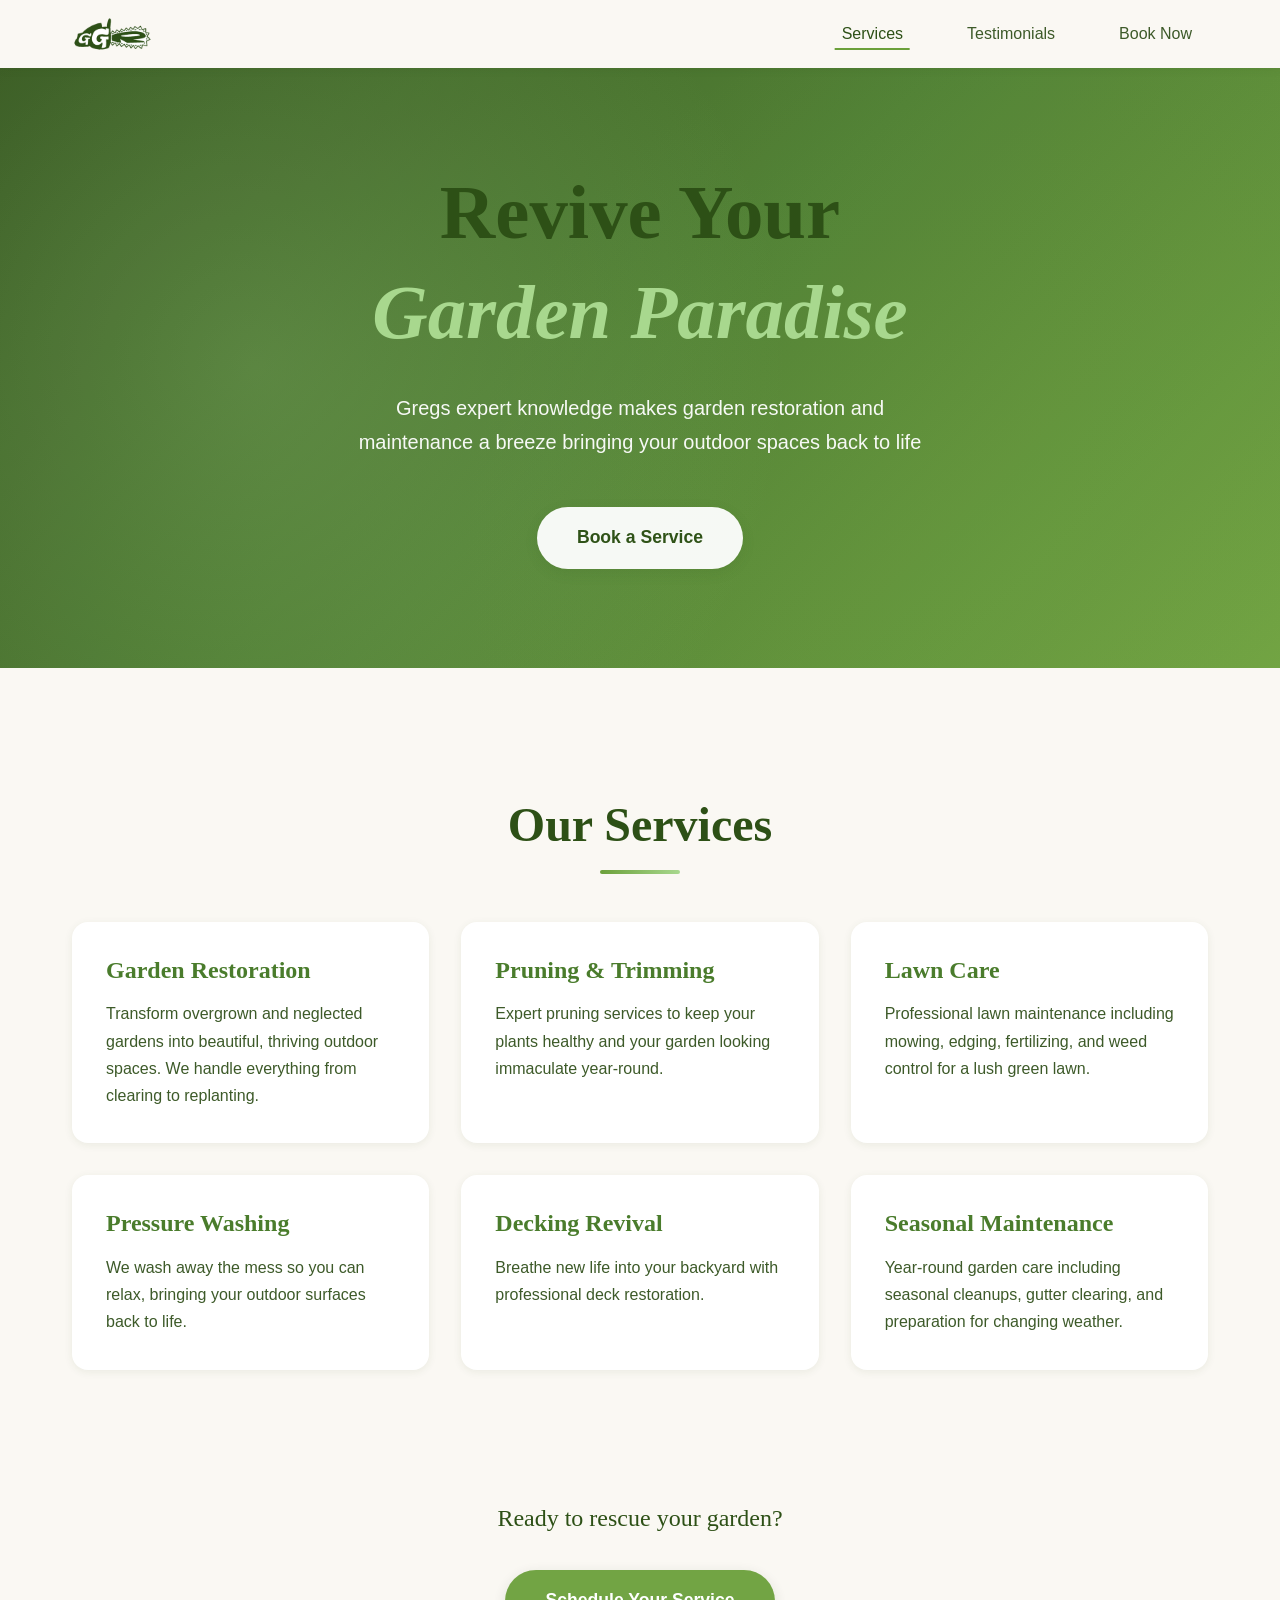
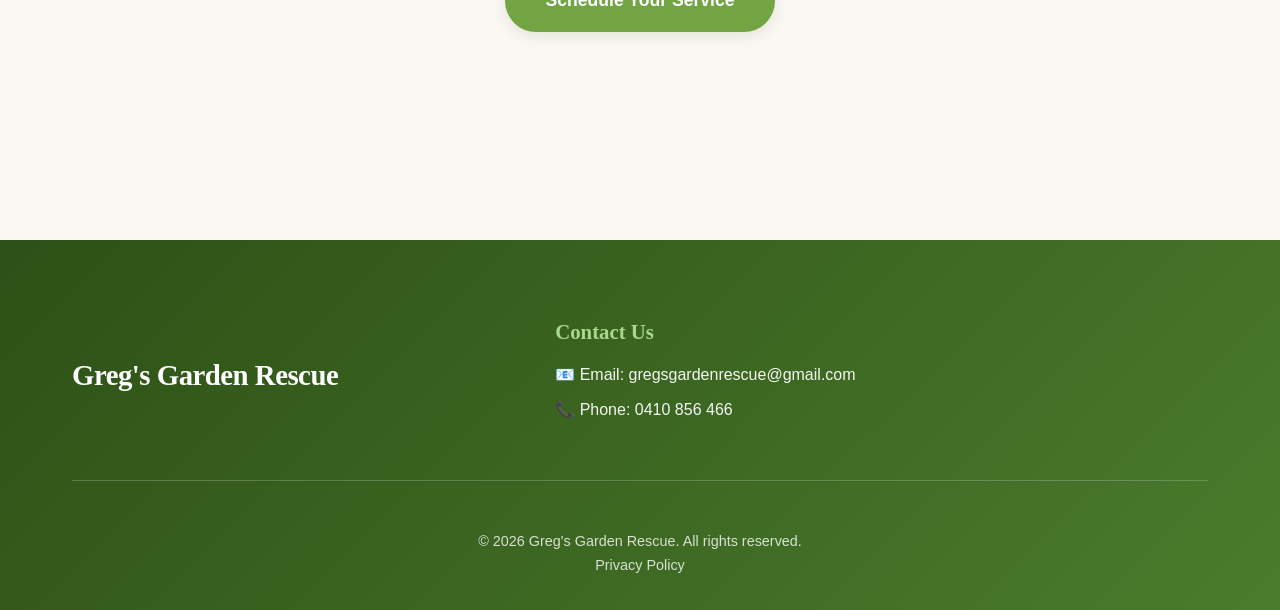
<file: index.html>
<!DOCTYPE html>
<html lang="en">
<head>
    <meta charset="UTF-8">
    <meta name="viewport" content="width=device-width, initial-scale=1.0">
    <meta name="description" content="Greg's Garden Rescue offers garden restoration and maintenance to help bring outdoor spaces back to life. Explore our services or request a booking.">
    <title>Greg's Garden Rescue - Professional Garden Services</title>
    <link rel="stylesheet" href="styles.css">
    <link rel="icon" type="image/x-icon" href="Resources/Images/favicon.ico">
    <link rel="icon" type="image/png" sizes="16x16" href="Resources/Images/favicon-16x16.png">
    <link rel="icon" type="image/png" sizes="32x32" href="Resources/Images/favicon-32x32.png">
    <link rel="apple-touch-icon" sizes="180x180" href="Resources/Images/apple-touch-icon.png">
    <link rel="manifest" href="Resources/Images/site.webmanifest">
</head>
<body class="services-page">
    <!-- Navigation -->
    <nav class="navbar">
        <div class="container">
            <div class="nav-brand">
                <img src="Resources/Images/ggr-logo-green-h100.png" alt="Greg's Garden Rescue logo" class="brand-logo">
            </div>
            <ul class="nav-links">
                <li><a href="index.html" class="active">Services</a></li>
                <li><a href="testimonials.html">Testimonials</a></li>
                <li><a href="booking.html">Book Now</a></li>
            </ul>
        </div>
    </nav>

    <!-- Hero Section -->
    <header class="hero">
        <div class="hero-background"></div>
        <div class="container hero-content">
            <h1 class="hero-title">
                <span class="title-line">Revive Your</span>
                <span class="title-line title-accent">Garden Paradise</span>
            </h1>
            <p class="hero-subtitle">Gregs expert knowledge makes garden restoration and maintenance a breeze bringing your outdoor spaces back to life</p>
            <a href="booking.html" class="cta-button">Book a Service</a>
        </div>
    </header>

    <!-- Services Section -->
    <section class="services-section">
        <div class="container">
            <h2 class="section-title">Our Services</h2>
            <div class="services-grid">
                <!-- Service Card 1 -->
                <div class="service-card">
                    <h3 class="service-title">Garden Restoration</h3>
                    <p class="service-description">Transform overgrown and neglected gardens into beautiful, thriving outdoor spaces. We handle everything from clearing to replanting.</p>
                </div>

                <!-- Service Card 2 -->
                <div class="service-card">
                    <h3 class="service-title">Pruning & Trimming</h3>
                    <p class="service-description">Expert pruning services to keep your plants healthy and your garden looking immaculate year-round.</p>
                </div>

                <!-- Service Card 3 -->
                <div class="service-card">
                    <h3 class="service-title">Lawn Care</h3>
                    <p class="service-description">Professional lawn maintenance including mowing, edging, fertilizing, and weed control for a lush green lawn.</p>
                </div>

                <!-- Service Card 4 -->
                <div class="service-card">
                    <h3 class="service-title">Pressure Washing</h3>
                    <p class="service-description">We wash away the mess so you can relax, bringing your outdoor surfaces back to life.</p>
                </div>

                <!-- Service Card 5 -->
                <div class="service-card">
                    <h3 class="service-title">Decking Revival</h3>
                    <p class="service-description">Breathe new life into your backyard with professional deck restoration.</p>
                </div>

                <!-- Service Card 6 -->
                <div class="service-card">
                    <h3 class="service-title">Seasonal Maintenance</h3>
                    <p class="service-description">Year-round garden care including seasonal cleanups, gutter clearing, and preparation for changing weather.</p>
                </div>
            </div>

            <div class="cta-section">
                <p class="cta-text">Ready to rescue your garden?</p>
                <a href="booking.html" class="cta-button secondary">Schedule Your Service</a>
            </div>
        </div>
    </section>

    <!-- Footer -->
    <footer class="footer">
        <div class="container">
            <div class="footer-content">
                <div class="footer-brand">
                    <span class="brand-text">Greg's Garden Rescue</span>
                </div>
                <div class="footer-contact">
                    <h3 class="footer-title">Contact Us</h3>
                    <p class="contact-item">📧 Email: <a href="mailto:gregsgardenrescue@gmail.com">gregsgardenrescue@gmail.com</a></p>                    
                    <p class="contact-item">📞 Phone: <a>0410 856 466</a></p>
                </div>
            </div>
            <div class="footer-bottom">
                <p>&copy; 2026 Greg's Garden Rescue. All rights reserved.</p>
                <p><a href="privacy-policy.html">Privacy Policy</a></p>
            </div>
        </div>
    </footer>
    <script src="script.js"></script>
</body>
</html>
</file>
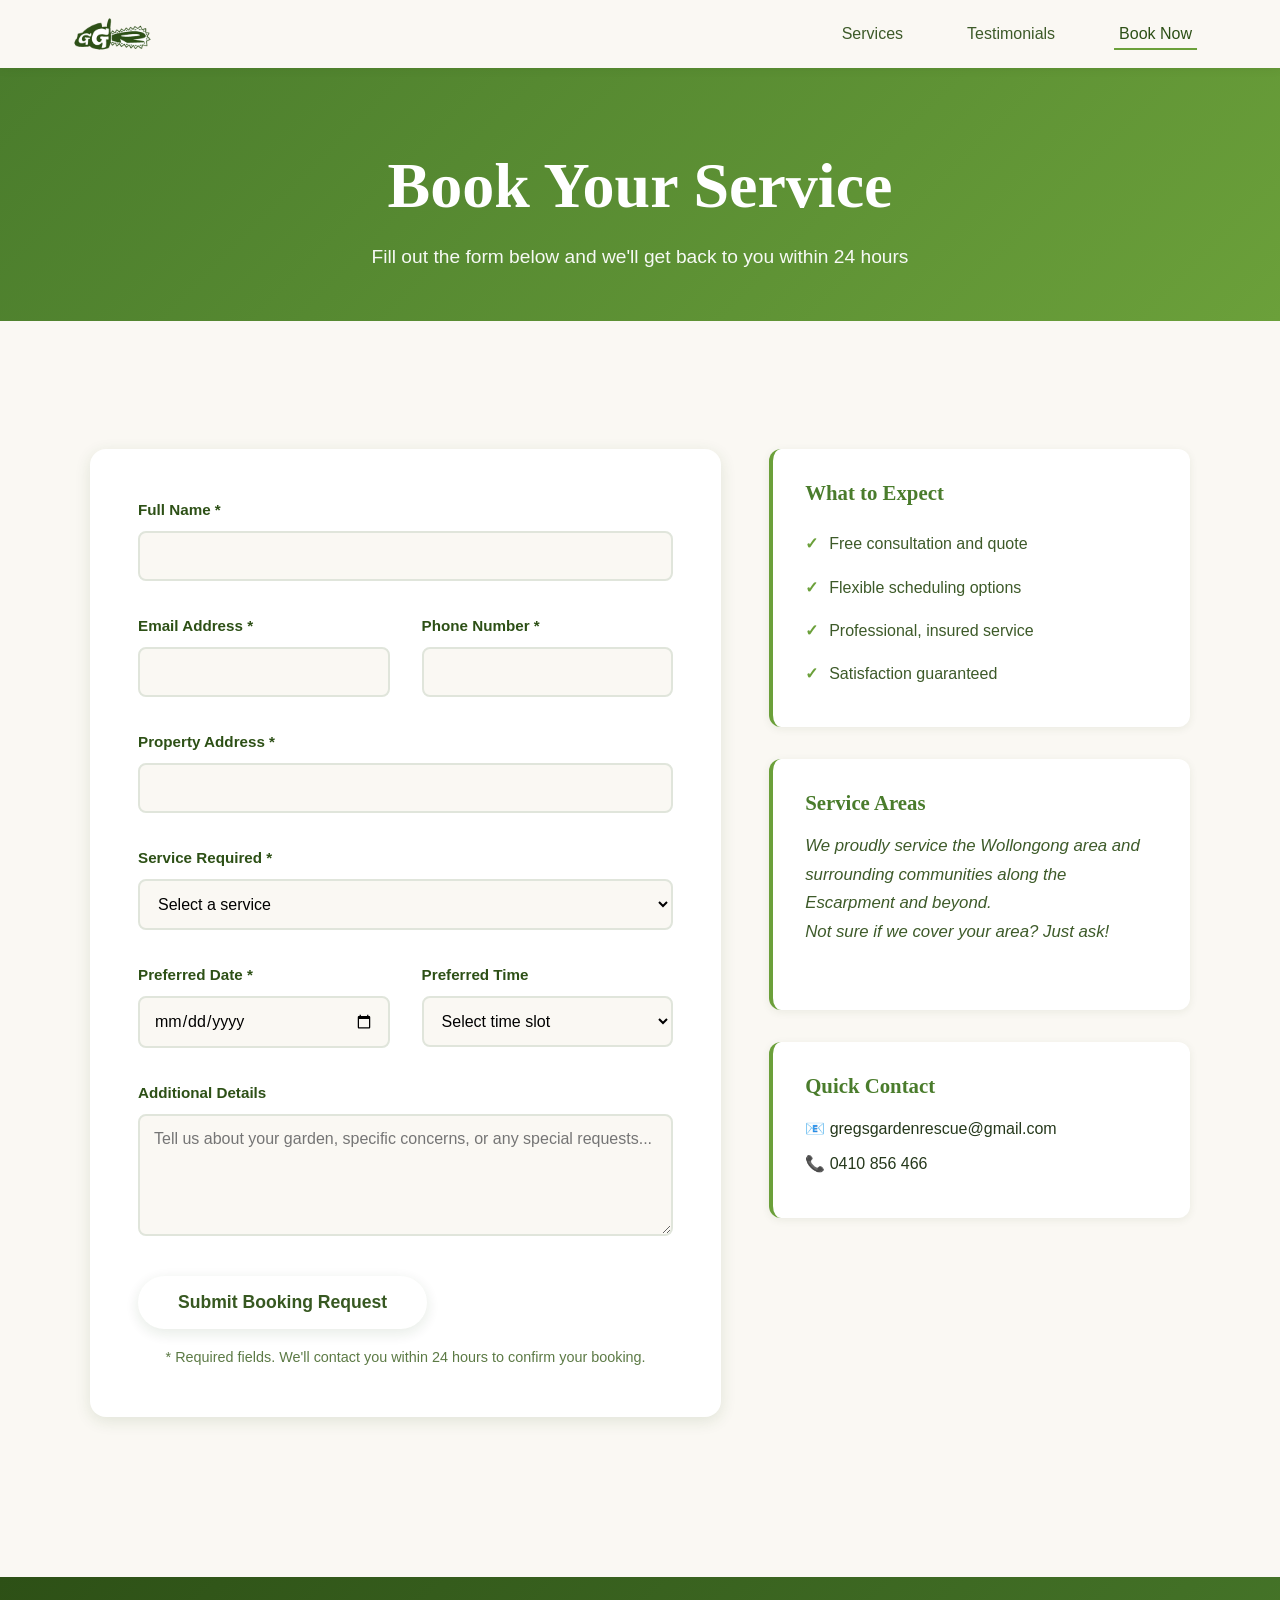
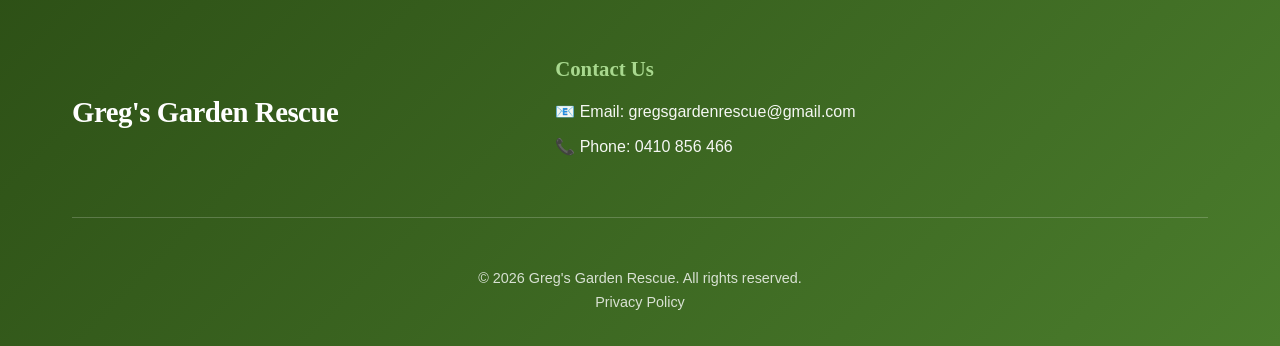
<file: booking.html>
<!DOCTYPE html>
<html lang="en">
<head>
    <meta charset="UTF-8">
    <meta name="viewport" content="width=device-width, initial-scale=1.0">
    <title>Book a Service - Greg's Garden Rescue</title>
    <meta name="description" content="Request a garden service from Greg's Garden Rescue. Submit a booking enquiry and we'll get back to you within 24 hours.">
    <link rel="stylesheet" href="styles.css">
    <link rel="icon" type="image/x-icon" href="Resources/Images/favicon.ico">
    <link rel="icon" type="image/png" sizes="16x16" href="Resources/Images/favicon-16x16.png">
    <link rel="icon" type="image/png" sizes="32x32" href="Resources/Images/favicon-32x32.png">
    <link rel="apple-touch-icon" sizes="180x180" href="Resources/Images/apple-touch-icon.png">
    <link rel="manifest" href="Resources/Images/site.webmanifest">
</head>
<body class="booking-page">
    <!-- Navigation -->
    <nav class="navbar">
        <div class="container">
            <div class="nav-brand">
                <img src="Resources/Images/ggr-logo-green-h100.png" alt="Greg's Garden Rescue logo" class="brand-logo">
            </div>
            <ul class="nav-links">
                <li><a href="index.html">Services</a></li>
                <li><a href="testimonials.html">Testimonials</a></li>
                <li><a href="booking.html" class="active">Book Now</a></li>
            </ul>
        </div>
    </nav>

    <!-- Page Header -->
    <header class="page-header">
        <div class="container">
            <h1 class="page-title">Book Your Service</h1>
            <p class="page-subtitle">Fill out the form below and we'll get back to you within 24 hours</p>
        </div>
    </header>

    <!-- Booking Form Section -->
    <section class="booking-section">
        <div class="container">
            <div class="form-container">
                <form action="https://formsubmit.co/gregsgardenrescue@example.com" method="POST" class="booking-form"> <!--THIS NEEDS TO BE UPDATED-->
                    <div class="form-group">
                        <label for="name">Full Name *</label>
                        <input type="text" id="name" name="name" required>
                    </div>

                    <!-- Hidden fields for FormSubmit configuration -->
                    <input type="hidden" name="_subject" value="New Booking Request - Greg's Garden Rescue">
                    <input type="hidden" name="_captcha" value="false">
                    <input type="hidden" name="_template" value="table">

                    <div class="form-row">
                        <div class="form-group">
                            <label for="email">Email Address *</label>
                            <input type="email" id="email" name="email" required>
                        </div>

                        <div class="form-group">
                            <label for="phone">Phone Number *</label>
                            <input type="tel" id="phone" name="phone" required>
                        </div>
                    </div>

                    <div class="form-group">
                        <label for="address">Property Address *</label>
                        <input type="text" id="address" name="address" required>
                    </div>

                    <div class="form-group">
                        <label for="service">Service Required *</label>
                        <select id="service" name="service" required>
                            <option value="">Select a service</option>
                            <option value="garden-restoration">Garden Restoration</option>
                            <option value="pruning-trimming">Pruning & Trimming</option>
                            <option value="lawn-care">Lawn Care</option>
                            <option value="pressure-washing">Pressure Washing</option>
                            <option value="decking">Decking Revival</option>
                            <option value="seasonal-maintenance">Seasonal Maintenance</option>
                            <option value="other">Other / Multiple Services</option>
                        </select>
                    </div>

                    <div class="form-row">
                        <div class="form-group">
                            <label for="date">Preferred Date *</label>
                            <input type="date" id="date" name="date" required>
                        </div>

                        <div class="form-group">
                            <label for="time">Preferred Time</label>
                            <select id="time" name="time">
                                <option value="">Select time slot</option>
                                <option value="morning">Morning (8am - 12pm)</option>
                                <option value="afternoon">Afternoon (12pm - 4pm)</option>
                                <option value="flexible">Flexible</option>
                            </select>
                        </div>
                    </div>

                    <div class="form-group">
                        <label for="message">Additional Details</label>
                        <textarea id="message" name="message" rows="5" placeholder="Tell us about your garden, specific concerns, or any special requests..."></textarea>
                    </div>

                    <button type="submit" class="cta-button">Submit Booking Request</button>
                    
                    <p class="form-note">* Required fields. We'll contact you within 24 hours to confirm your booking.</p>
                </form>

                <div class="booking-info">
                    <div class="info-card">
                        <h3 class="info-title">What to Expect</h3>
                        <ul class="info-list">
                            <li>Free consultation and quote</li>
                            <li>Flexible scheduling options</li>
                            <li>Professional, insured service</li>
                            <li>Satisfaction guaranteed</li>
                        </ul>
                    </div>

                    <div class="info-card">
                        <h3 class="info-title">Service Areas</h3>
                        <p class="testimonial-text">We proudly service the Wollongong area and surrounding communities along the Escarpment and beyond. <br/>Not sure if we cover your area? Just ask!</p>
                    </div>

                    <div class="info-card">
                        <h3 class="info-title">Quick Contact</h3>
                        <p class="contact-item">📧 <a href="mailto:gregsgardenrescue@gmail.com">gregsgardenrescue@gmail.com</a></p>
                        <p class="contact-item">📞 <a href="tel:+61410856466">0410 856 466</a></p>
                    </div>
                </div>
            </div>
        </div>
    </section>

    <!-- Footer -->
    <footer class="footer">
        <div class="container">
            <div class="footer-content">
                <div class="footer-brand">
                    <span class="brand-text">Greg's Garden Rescue</span>
                </div>
                <div class="footer-contact">
                    <h3 class="footer-title">Contact Us</h3>
                    <p class="contact-item">📧 Email: <a href="mailto:gregsgardenrescue@gmail.com">gregsgardenrescue@gmail.com</a></p>
                    <p class="contact-item">📞 Phone: <a>0410 856 466</a></p>
                </div>
            </div>
            <div class="footer-bottom">
                <p>&copy; 2026 Greg's Garden Rescue. All rights reserved.</p>
                <p><a href="privacy-policy.html">Privacy Policy</a></p>
            </div>
        </div>
    </footer>
    <script src="script.js"></script>
</body>
</html>
</file>
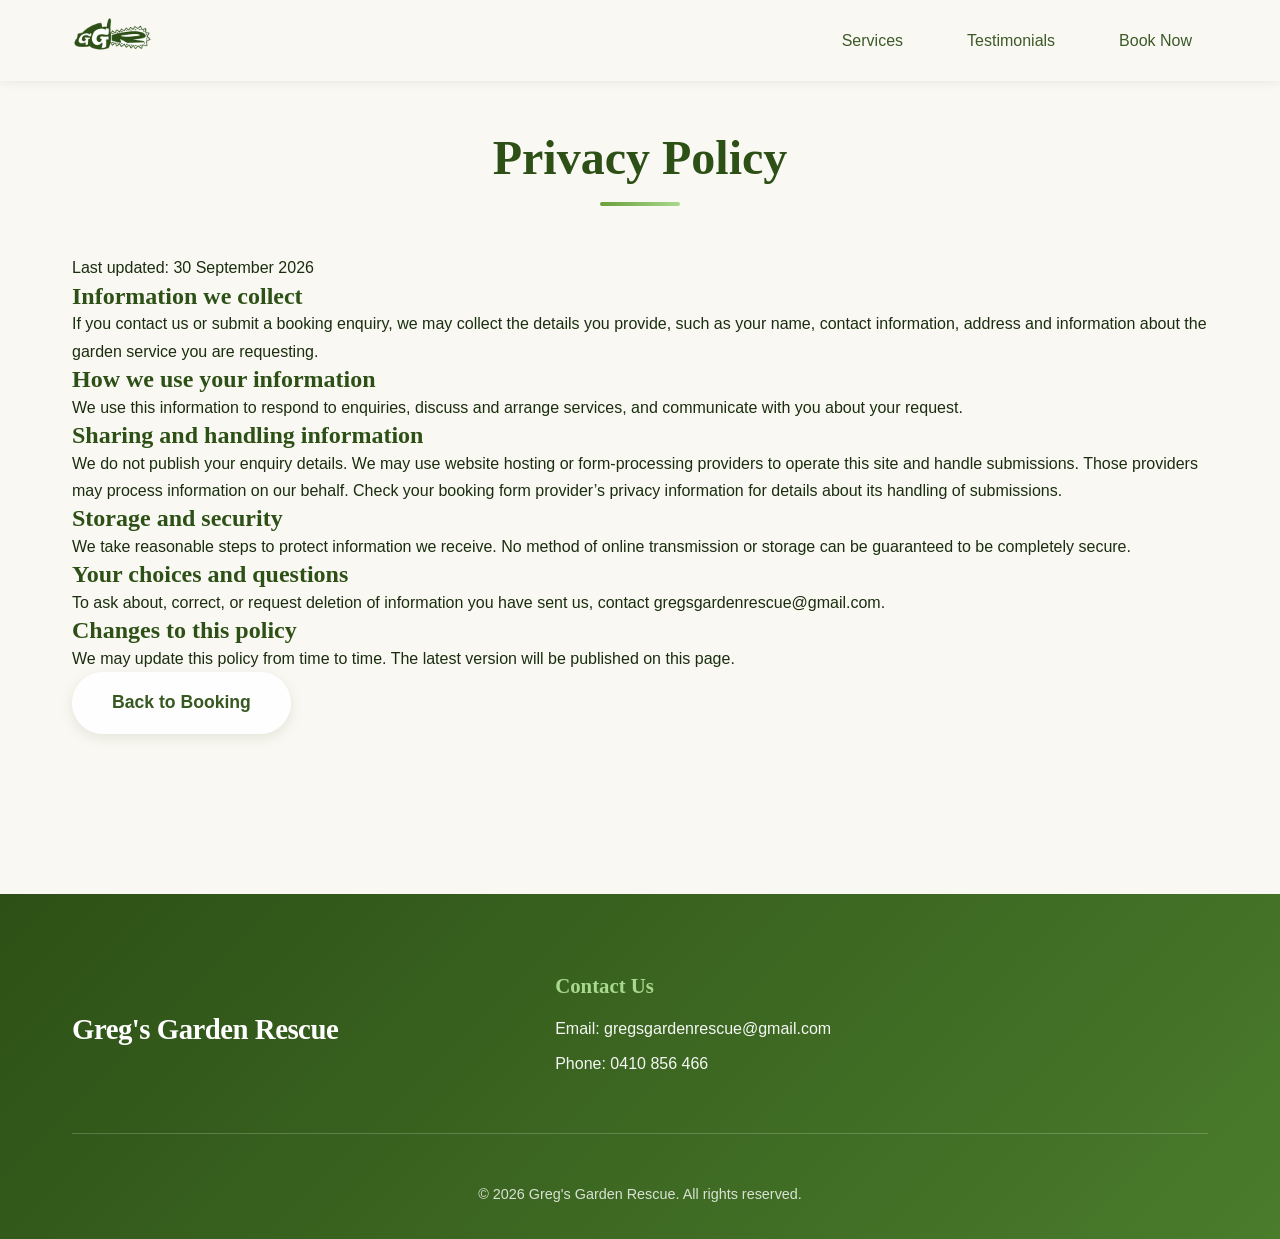
<file: privacy-policy.html>
<!DOCTYPE html>
<html lang="en-AU">
<head>
    <meta charset="UTF-8">
    <meta name="viewport" content="width=device-width, initial-scale=1.0">
    <meta name="description" content="Privacy information for Greg's Garden Rescue website visitors and booking enquiries.">
    <title>Privacy Policy | Greg's Garden Rescue</title>
    <link rel="stylesheet" href="styles.css">
    <link rel="icon" type="image/x-icon" href="Resources/Images/favicon.ico">
</head>
<body class="services-page">
    <nav class="navbar">
        <div class="container">
            <div class="nav-brand">
                <a href="index.html">
                    <img src="Resources/Images/ggr-logo-green-h100.png"
                         alt="Greg's Garden Rescue"
                         class="brand-logo">
                </a>
            </div>
            <ul class="nav-links">
                <li><a href="index.html">Services</a></li>
                <li><a href="testimonials.html">Testimonials</a></li>
                <li><a href="booking.html">Book Now</a></li>
            </ul>
        </div>
    </nav>

    <main class="services-section">
        <div class="container">
            <h1 class="section-title">Privacy Policy</h1>
            <p>Last updated: 30 September 2026</p>

            <h2>Information we collect</h2>
            <p>
                If you contact us or submit a booking enquiry, we may collect the
                details you provide, such as your name, contact information, address
                and information about the garden service you are requesting.
            </p>

            <h2>How we use your information</h2>
            <p>
                We use this information to respond to enquiries, discuss and arrange
                services, and communicate with you about your request.
            </p>

            <h2>Sharing and handling information</h2>
            <p>
                We do not publish your enquiry details. We may use website hosting
                or form-processing providers to operate this site and handle
                submissions. Those providers may process information on our behalf.
                Check your booking form provider’s privacy information for details
                about its handling of submissions.
            </p>

            <h2>Storage and security</h2>
            <p>
                We take reasonable steps to protect information we receive. No
                method of online transmission or storage can be guaranteed to be
                completely secure.
            </p>

            <h2>Your choices and questions</h2>
            <p>
                To ask about, correct, or request deletion of information you have
                sent us, contact
                <a href="mailto:gregsgardenrescue@gmail.com">gregsgardenrescue@gmail.com</a>.
            </p>

            <h2>Changes to this policy</h2>
            <p>
                We may update this policy from time to time. The latest version
                will be published on this page.
            </p>

            <a href="booking.html" class="cta-button">Back to Booking</a>
        </div>
    </main>

    <footer class="footer">
        <div class="container">
            <div class="footer-content">
                <div class="footer-brand">
                    <span class="brand-text">Greg's Garden Rescue</span>
                </div>
                <div class="footer-contact">
                    <h2 class="footer-title">Contact Us</h2>
                    <p class="contact-item">
                        Email:
                        <a href="mailto:gregsgardenrescue@gmail.com">gregsgardenrescue@gmail.com</a>
                    </p>
                    <p class="contact-item">
                        Phone: <a href="tel:0410856466">0410 856 466</a>
                    </p>
                </div>
            </div>
            <div class="footer-bottom">
                <p>&copy; 2026 Greg's Garden Rescue. All rights reserved.</p>
            </div>
        </div>
    </footer>
</body>
</html>
</file>
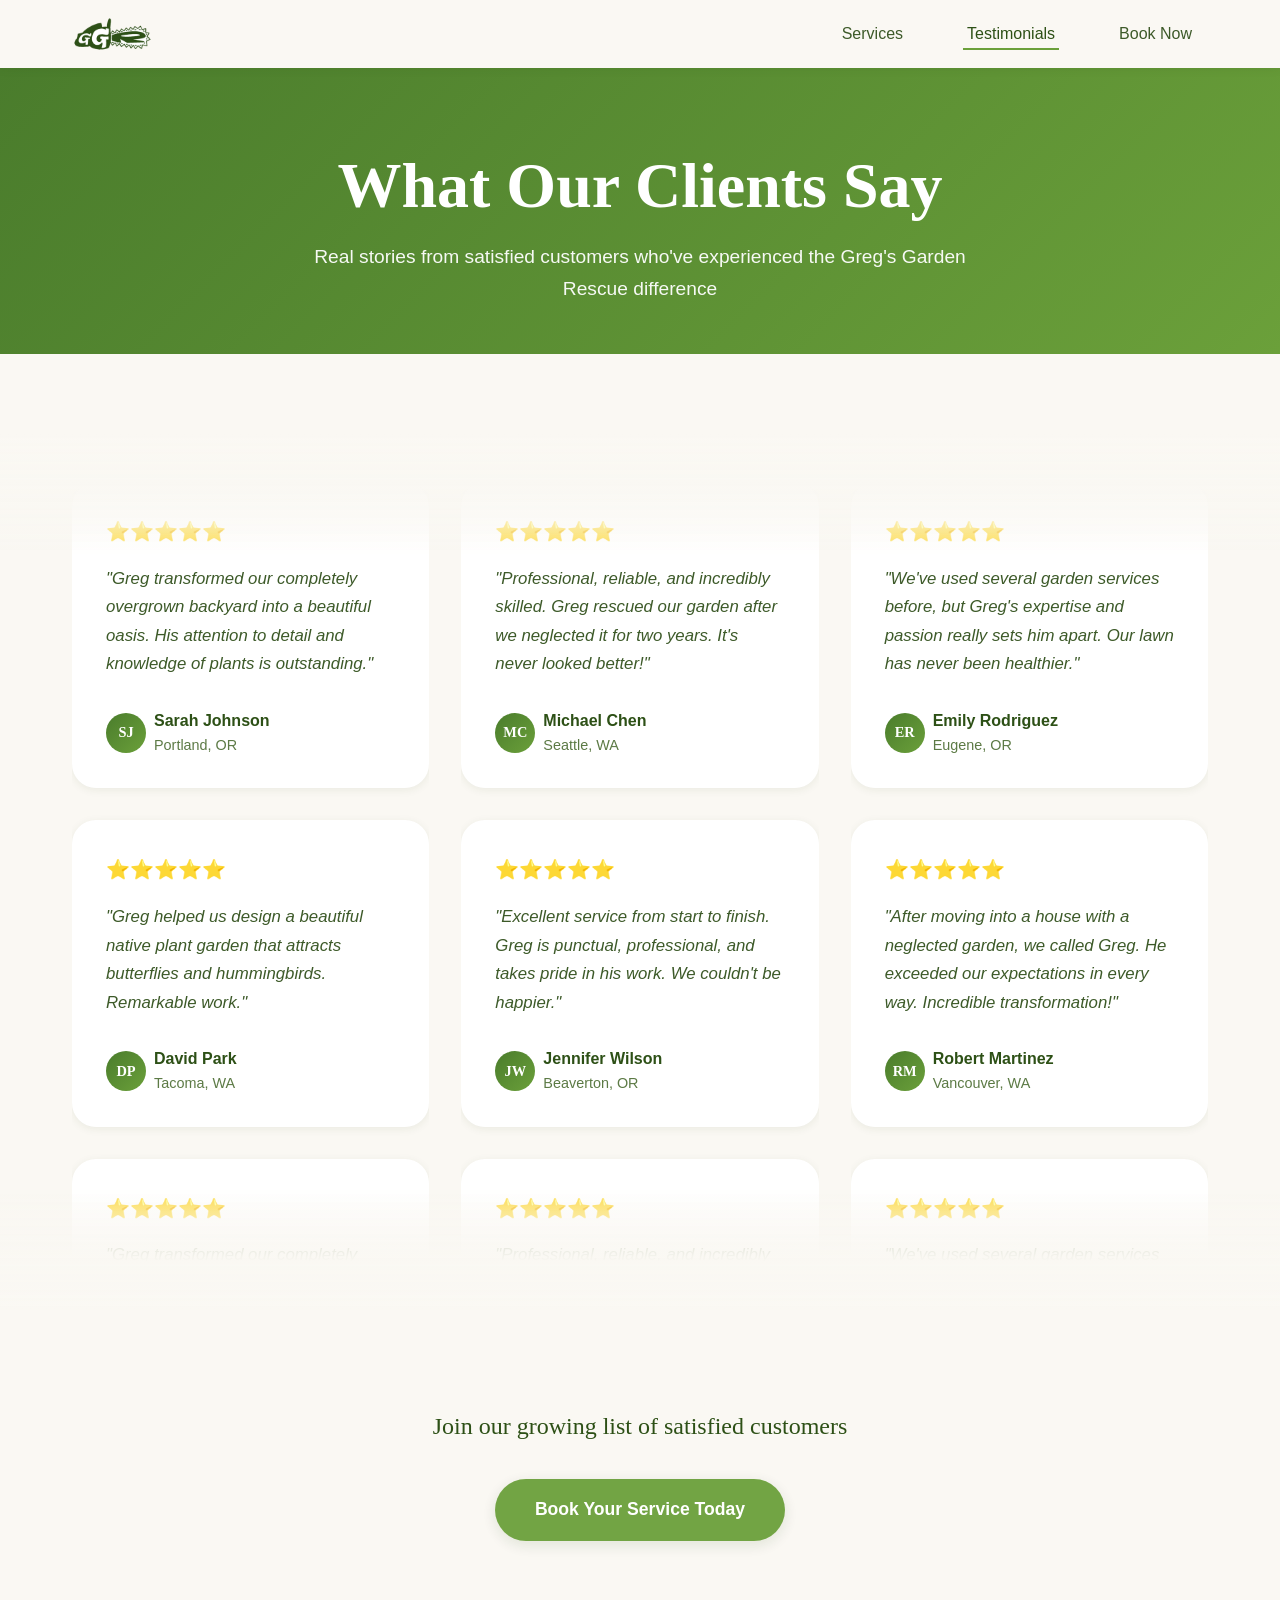
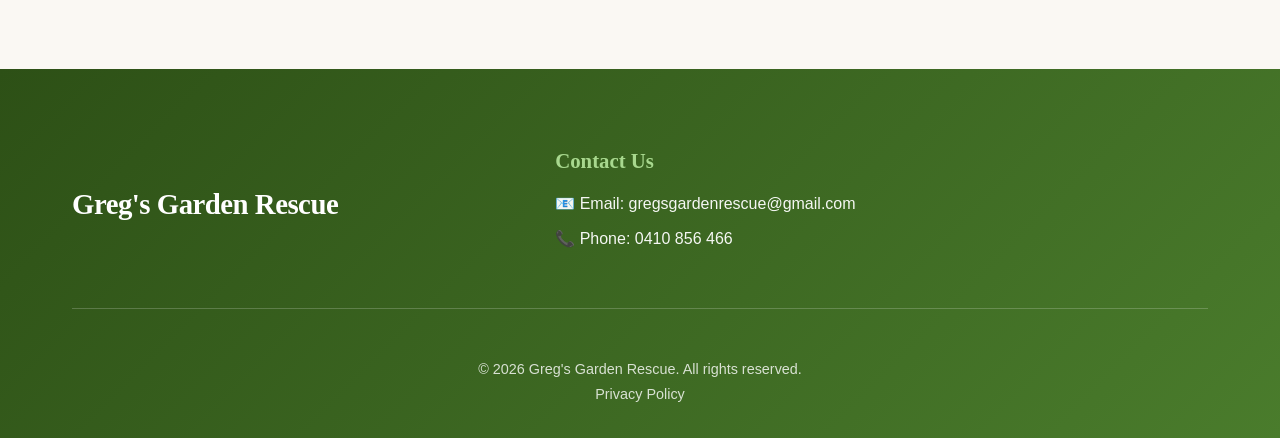
<file: testimonials.html>
<!DOCTYPE html>
<html lang="en">
<head>
    <meta charset="UTF-8">
    <meta name="viewport" content="width=device-width, initial-scale=1.0">

    <!-- Primary Meta Tags -->
    <title>Customer Testimonials - Greg's Garden Rescue</title>
    <meta name="title" content="Customer Testimonials - Greg's Garden Rescue">
    <meta name="description" content="Read reviews from satisfied customers who've experienced professional garden restoration and maintenance services from Greg's Garden Rescue.">
    <meta name="robots" content="index, follow">

    <!-- Canonical URL -->
    <link rel="canonical" href="https://www.gregsgardenrescue.com/testimonials.html">

    <!-- Open Graph / Facebook -->
    <meta property="og:type" content="website">
    <meta property="og:url" content="https://www.gregsgardenrescue.com/testimonials.html">
    <meta property="og:title" content="Customer Testimonials - Greg's Garden Rescue">
    <meta property="og:description" content="See what our happy customers are saying about our garden restoration services.">

    <link rel="stylesheet" href="styles.css">
    <link rel="icon" type="image/x-icon" href="Resources/Images/favicon.ico">
    <link rel="icon" type="image/png" sizes="16x16" href="Resources/Images/favicon-16x16.png">
    <link rel="icon" type="image/png" sizes="32x32" href="Resources/Images/favicon-32x32.png">
    <link rel="apple-touch-icon" sizes="180x180" href="Resources/Images/apple-touch-icon.png">
    <link rel="manifest" href="Resources/Images/site.webmanifest">
</head>
<body class="testimonials-page">
    <!-- Navigation -->
    <nav class="navbar">
        <div class="container">
            <div class="nav-brand">
                <img src="Resources/Images/ggr-logo-green-h100.png" alt="Greg's Garden Rescue logo" class="brand-logo">
            </div>
            <ul class="nav-links">
                <li><a href="index.html">Services</a></li>
                <li><a href="testimonials.html" class="active">Testimonials</a></li>
                <li><a href="booking.html">Book Now</a></li>
            </ul>
        </div>
    </nav>

    <!-- Page Header -->
    <header class="page-header">
        <div class="container">
            <h1 class="page-title">What Our Clients Say</h1>
            <p class="page-subtitle">Real stories from satisfied customers who've experienced the Greg's Garden Rescue difference</p>
        </div>
    </header>

    <!-- Testimonials Scrolling Columns Section -->
    <section class="testimonials-scroll-section">
        <div class="testimonials-fade testimonials-fade-top"></div>
        <div class="testimonials-fade testimonials-fade-bottom"></div>

        <div class="testimonials-columns-wrapper">
            <!-- Column 1 -->
            <div class="testimonials-column" data-speed="22">
                <div class="testimonials-track">
                    <!-- Set A -->
                <div class="testimonial-card">
                    <div class="testimonial-stars">⭐⭐⭐⭐⭐</div>
                        <p class="testimonial-text">"Greg transformed our completely overgrown backyard into a beautiful oasis. His attention to detail and knowledge of plants is outstanding."</p>
                        <div class="testimonial-author">
                            <div class="author-avatar">SJ</div>
                            <div class="author-info">
                                <p class="author-name">Sarah Johnson</p>
                                <p class="author-location">Portland, OR</p>
                            </div>
                        </div>
                    </div>
                    <div class="testimonial-card">
                        <div class="testimonial-stars">⭐⭐⭐⭐⭐</div>
                        <p class="testimonial-text">"Greg helped us design a beautiful native plant garden that attracts butterflies and hummingbirds. Remarkable work."</p>
                        <div class="testimonial-author">
                            <div class="author-avatar">DP</div>
                            <div class="author-info">
                                <p class="author-name">David Park</p>
                                <p class="author-location">Tacoma, WA</p>
                            </div>
                        </div>
                    </div>
                    <!-- Set B (duplicate for seamless loop) -->
                    <div class="testimonial-card" aria-hidden="true">
                        <div class="testimonial-stars">⭐⭐⭐⭐⭐</div>
                        <p class="testimonial-text">"Greg transformed our completely overgrown backyard into a beautiful oasis. His attention to detail and knowledge of plants is outstanding."</p>
                    <div class="testimonial-author">
                            <div class="author-avatar">SJ</div>
                            <div class="author-info">
                        <p class="author-name">Sarah Johnson</p>
                                <p class="author-location">Portland, OR</p>
                            </div>
                        </div>
                    </div>
                    <div class="testimonial-card" aria-hidden="true">
                        <div class="testimonial-stars">⭐⭐⭐⭐⭐</div>
                        <p class="testimonial-text">"Greg helped us design a beautiful native plant garden that attracts butterflies and hummingbirds. Remarkable work."</p>
                        <div class="testimonial-author">
                            <div class="author-avatar">DP</div>
                            <div class="author-info">
                                <p class="author-name">David Park</p>
                                <p class="author-location">Tacoma, WA</p>
                            </div>
                        </div>
                    </div>
                    </div>
                </div>

            <!-- Column 2 -->
            <div class="testimonials-column testimonials-column-hide-mobile" data-speed="30">
                <div class="testimonials-track">
                    <!-- Set A -->
                <div class="testimonial-card">
                    <div class="testimonial-stars">⭐⭐⭐⭐⭐</div>
                    <p class="testimonial-text">"Professional, reliable, and incredibly skilled. Greg rescued our garden after we neglected it for two years. It's never looked better!"</p>
                    <div class="testimonial-author">
                            <div class="author-avatar">MC</div>
                            <div class="author-info">
                        <p class="author-name">Michael Chen</p>
                                <p class="author-location">Seattle, WA</p>
                            </div>
                        </div>
                    </div>
                <div class="testimonial-card">
                    <div class="testimonial-stars">⭐⭐⭐⭐⭐</div>
                        <p class="testimonial-text">"Excellent service from start to finish. Greg is punctual, professional, and takes pride in his work. We couldn't be happier."</p>
                    <div class="testimonial-author">
                            <div class="author-avatar">JW</div>
                            <div class="author-info">
                                <p class="author-name">Jennifer Wilson</p>
                                <p class="author-location">Beaverton, OR</p>
                            </div>
                        </div>
                    </div>
                    <!-- Set B (duplicate for seamless loop) -->
                    <div class="testimonial-card" aria-hidden="true">
                        <div class="testimonial-stars">⭐⭐⭐⭐⭐</div>
                        <p class="testimonial-text">"Professional, reliable, and incredibly skilled. Greg rescued our garden after we neglected it for two years. It's never looked better!"</p>
                        <div class="testimonial-author">
                            <div class="author-avatar">MC</div>
                            <div class="author-info">
                                <p class="author-name">Michael Chen</p>
                                <p class="author-location">Seattle, WA</p>
                </div>
                        </div>
                    </div>
                    <div class="testimonial-card" aria-hidden="true">
                    <div class="testimonial-stars">⭐⭐⭐⭐⭐</div>
                        <p class="testimonial-text">"Excellent service from start to finish. Greg is punctual, professional, and takes pride in his work. We couldn't be happier."</p>
                    <div class="testimonial-author">
                            <div class="author-avatar">JW</div>
                            <div class="author-info">
                                <p class="author-name">Jennifer Wilson</p>
                                <p class="author-location">Beaverton, OR</p>
                            </div>
                        </div>
                    </div>
                    </div>
                </div>

            <!-- Column 3 -->
            <div class="testimonials-column testimonials-column-hide-tablet" data-speed="25">
                <div class="testimonials-track">
                    <!-- Set A -->
                <div class="testimonial-card">
                    <div class="testimonial-stars">⭐⭐⭐⭐⭐</div>
                        <p class="testimonial-text">"We've used several garden services before, but Greg's expertise and passion really sets him apart. Our lawn has never been healthier."</p>
                    <div class="testimonial-author">
                            <div class="author-avatar">ER</div>
                            <div class="author-info">
                                <p class="author-name">Emily Rodriguez</p>
                                <p class="author-location">Eugene, OR</p>
                            </div>
                        </div>
                    </div>
                <div class="testimonial-card">
                    <div class="testimonial-stars">⭐⭐⭐⭐⭐</div>
                        <p class="testimonial-text">"After moving into a house with a neglected garden, we called Greg. He exceeded our expectations in every way. Incredible transformation!"</p>
                        <div class="testimonial-author">
                            <div class="author-avatar">RM</div>
                            <div class="author-info">
                                <p class="author-name">Robert Martinez</p>
                                <p class="author-location">Vancouver, WA</p>
                            </div>
                        </div>
                    </div>
                    <!-- Set B (duplicate for seamless loop) -->
                    <div class="testimonial-card" aria-hidden="true">
                        <div class="testimonial-stars">⭐⭐⭐⭐⭐</div>
                        <p class="testimonial-text">"We've used several garden services before, but Greg's expertise and passion really sets him apart. Our lawn has never been healthier."</p>
                        <div class="testimonial-author">
                            <div class="author-avatar">ER</div>
                            <div class="author-info">
                                <p class="author-name">Emily Rodriguez</p>
                                <p class="author-location">Eugene, OR</p>
                            </div>
                        </div>
                    </div>
                    <div class="testimonial-card" aria-hidden="true">
                        <div class="testimonial-stars">⭐⭐⭐⭐⭐</div>
                        <p class="testimonial-text">"After moving into a house with a neglected garden, we called Greg. He exceeded our expectations in every way. Incredible transformation!"</p>
                    <div class="testimonial-author">
                            <div class="author-avatar">RM</div>
                            <div class="author-info">
                        <p class="author-name">Robert Martinez</p>
                                <p class="author-location">Vancouver, WA</p>
                            </div>
                        </div>
                    </div>
                </div>
            </div>
        </div>
    </section>

    <div class="container">
            <div class="cta-section">
                <p class="cta-text">Join our growing list of satisfied customers</p>
                <a href="booking.html" class="cta-button secondary">Book Your Service Today</a>
            </div>
        </div>

    <!-- Footer -->
    <footer class="footer">
        <div class="container">
            <div class="footer-content">
                <div class="footer-brand">
                    <span class="brand-text">Greg's Garden Rescue</span>
                </div>
                <div class="footer-contact">
                    <h3 class="footer-title">Contact Us</h3>
                    <p class="contact-item">📧 Email: <a href="mailto:gregsgardenrescue@gmail.com">gregsgardenrescue@gmail.com</a></p>                    
                    <p class="contact-item">📞 Phone: <a>0410 856 466</a></p>
                </div>
            </div>
            <div class="footer-bottom">
                <p>&copy; 2026 Greg's Garden Rescue. All rights reserved.</p>
                <p><a href="privacy-policy.html">Privacy Policy</a></p>
            </div>
        </div>
    </footer>

    <script src="script.js"></script>
</body>
</html>
</file>
<file: styles.css>
/* ===================================
   CSS Variables & Reset
   =================================== */
:root {
    /* Color Palette - Natural Garden Greens */
    --primary-green: #2d5016;
    --secondary-green: #4a7c2c;
    --accent-green: #6ba03a;
    --light-green: #a8d88e;
    --cream: #faf8f3;
    --earth-brown: #8b6f47;
    --dark-text: #1a2e0f;
    --medium-text: #3d5a29;
    --light-text: #5c7a45;
    
    /* Typography */
    --font-display: Georgia, 'Times New Roman', serif;
    --font-body: -apple-system, BlinkMacSystemFont, 'Segoe UI', Roboto, 'Helvetica Neue', Arial, sans-serif;
    
    /* Spacing */
    --spacing-xs: 0.5rem;
    --spacing-sm: 1rem;
    --spacing-md: 2rem;
    --spacing-lg: 3rem;
    --spacing-xl: 5rem;
    
    /* Shadows */
    --shadow-sm: 0 2px 8px rgba(45, 80, 22, 0.08);
    --shadow-md: 0 4px 16px rgba(45, 80, 22, 0.12);
    --shadow-lg: 0 8px 32px rgba(45, 80, 22, 0.16);
    
    /* Transitions */
    --transition-fast: 0.2s ease;
    --transition-medium: 0.3s ease;
    --transition-slow: 0.5s ease;
}

* {
    margin: 0;
    padding: 0;
    box-sizing: border-box;
}

html {
    scroll-behavior: smooth;
}

body {
    font-family: var(--font-body);
    color: var(--dark-text);
    background-color: var(--cream);
    line-height: 1.7;
    font-size: 16px;
    overflow-x: hidden;
}

/* ===================================
   Typography
   =================================== */
h1, h2, h3, h4, h5, h6 {
    font-family: var(--font-display);
    font-weight: 700;
    line-height: 1.2;
    color: var(--primary-green);
}

a {
    color: inherit;
    text-decoration: none;
    transition: color var(--transition-fast);
}

/* ===================================
   Container & Layout
   =================================== */
.container {
    max-width: 1200px;
    margin: 0 auto;
    padding: 0 var(--spacing-md);
}

/* ===================================
   Navigation
   =================================== */
.navbar {
    background-color: rgba(250, 248, 243, 0.95);
    backdrop-filter: blur(10px);
    padding: var(--spacing-sm) 0;
    position: sticky;
    top: 0;
    z-index: 1000;
    box-shadow: var(--shadow-sm);
    animation: slideDown 0.5s ease;
}

@keyframes slideDown {
    from {
        transform: translateY(-100%);
        opacity: 0;
    }
    to {
        transform: translateY(0);
        opacity: 1;
    }
}

.navbar .container {
    display: flex;
    justify-content: space-between;
    align-items: center;
}

.nav-brand {
    display: flex;
    align-items: center;
    gap: var(--spacing-xs);
    font-family: var(--font-display);
    font-size: 1.5rem;
    font-weight: 700;
    color: var(--primary-green);
    gap: 10px; 
}

.brand-logo {
    height: 36px;
    width: auto;
}

@keyframes gentle-float {
    0%, 100% {
        transform: translateY(0px) rotate(0deg);
    }
    50% {
        transform: translateY(-5px) rotate(5deg);
    }
}

.brand-text {
    letter-spacing: -0.5px;
}

.nav-links {
    display: flex;
    list-style: none;
    gap: var(--spacing-md);
}

.nav-links a {
    color: var(--medium-text);
    font-weight: 500;
    padding: var(--spacing-xs) var(--spacing-sm);
    border-radius: 6px;
    transition: all var(--transition-fast);
    position: relative;
}

.nav-links a::after {
    content: '';
    position: absolute;
    bottom: 0;
    left: 50%;
    transform: translateX(-50%);
    width: 0;
    height: 2px;
    background-color: var(--accent-green);
    transition: width var(--transition-medium);
}

.nav-links a:hover,
.nav-links a.active {
    color: var(--primary-green);
}

.nav-links a:hover::after,
.nav-links a.active::after {
    width: 80%;
}

/* ===================================
   Hero Section
   =================================== */
.hero {
    position: relative;
    min-height: 600px;
    display: flex;
    align-items: center;
    justify-content: center;
    overflow: hidden;
    margin-bottom: var(--spacing-xl);
}

.hero-background {
    position: absolute;
    inset: 0;
    background: linear-gradient(135deg, 
        var(--primary-green) 0%, 
        var(--secondary-green) 50%, 
        var(--accent-green) 100%);
    opacity: 0.95;
}

.hero-background::before {
    content: '';
    position: absolute;
    inset: 0;
    background-image: 
        radial-gradient(circle at 20% 50%, rgba(168, 216, 142, 0.2) 0%, transparent 50%),
        radial-gradient(circle at 80% 80%, rgba(107, 160, 58, 0.15) 0%, transparent 50%);
    animation: pulse 8s ease-in-out infinite;
}

@keyframes pulse {
    0%, 100% {
        opacity: 0.5;
    }
    50% {
        opacity: 1;
    }
}

.hero-content {
    position: relative;
    z-index: 1;
    text-align: center;
    color: white;
    animation: fadeInUp 0.8s ease;
}

@keyframes fadeInUp {
    from {
        opacity: 0;
        transform: translateY(30px);
    }
    to {
        opacity: 1;
        transform: translateY(0);
    }
}

.hero-title {
    font-size: clamp(2.5rem, 6vw, 5rem);
    margin-bottom: var(--spacing-md);
    display: flex;
    flex-direction: column;
    gap: var(--spacing-xs);
}

.title-line {
    display: block;
    animation: slideInLeft 0.8s ease;
}

.title-line:nth-child(2) {
    animation-delay: 0.2s;
}

@keyframes slideInLeft {
    from {
        opacity: 0;
        transform: translateX(-50px);
    }
    to {
        opacity: 1;
        transform: translateX(0);
    }
}

.title-accent {
    color: var(--light-green);
    font-style: italic;
}

.hero-subtitle {
    font-size: 1.25rem;
    max-width: 600px;
    margin: 0 auto var(--spacing-lg);
    opacity: 0.95;
    font-weight: 300;
    animation: fadeIn 1s ease 0.4s both;
}

@keyframes fadeIn {
    from {
        opacity: 0;
    }
    to {
        opacity: 0.95;
    }
}

/* ===================================
   Buttons
   =================================== */
.cta-button {
    display: inline-block;
    padding: 1rem 2.5rem;
    background-color: white;
    color: var(--primary-green);
    font-weight: 700;
    font-size: 1.1rem;
    border-radius: 50px;
    box-shadow: var(--shadow-md);
    transition: all var(--transition-medium);
    border: none;
    cursor: pointer;
    font-family: var(--font-body);
    animation: fadeIn 1s ease 0.6s both;
}

.cta-button:hover {
    transform: translateY(-3px);
    box-shadow: var(--shadow-lg);
    background-color: var(--light-green);
    color: white;
}

.cta-button.secondary {
    background-color: var(--accent-green);
    color: white;
}

.cta-button.secondary:hover {
    background-color: var(--secondary-green);
}

/* ===================================
   Page Header (for inner pages)
   =================================== */
.page-header {
    background: linear-gradient(135deg, var(--secondary-green), var(--accent-green));
    padding: var(--spacing-xl) 0 var(--spacing-lg);
    text-align: center;
    color: white;
    margin-bottom: var(--spacing-xl);
    animation: fadeInUp 0.6s ease;
}

.page-title {
    font-size: clamp(2.5rem, 5vw, 4rem);
    margin-bottom: var(--spacing-sm);
    color: white;
}

.page-subtitle {
    font-size: 1.2rem;
    opacity: 0.95;
    max-width: 700px;
    margin: 0 auto;
    font-weight: 300;
}

/* ===================================
   Services Section
   =================================== */
.services-section {
    padding: var(--spacing-lg) 0 var(--spacing-xl);
}

.section-title {
    font-size: clamp(2rem, 4vw, 3rem);
    text-align: center;
    margin-bottom: var(--spacing-lg);
    position: relative;
    animation: fadeInUp 0.6s ease;
}

.section-title::after {
    content: '';
    display: block;
    width: 80px;
    height: 4px;
    background: linear-gradient(90deg, var(--accent-green), var(--light-green));
    margin: var(--spacing-sm) auto 0;
    border-radius: 2px;
}

.services-grid {
    display: grid;
    grid-template-columns: repeat(auto-fit, minmax(300px, 1fr));
    gap: var(--spacing-md);
    margin-bottom: var(--spacing-xl);
}

.service-card {
    background: white;
    padding: var(--spacing-md);
    border-radius: 16px;
    box-shadow: var(--shadow-sm);
    transition: all var(--transition-medium);
    animation: fadeInUp 0.6s ease both;
    border: 2px solid transparent;
}

.service-card:nth-child(1) { animation-delay: 0.1s; }
.service-card:nth-child(2) { animation-delay: 0.2s; }
.service-card:nth-child(3) { animation-delay: 0.3s; }
.service-card:nth-child(4) { animation-delay: 0.4s; }
.service-card:nth-child(5) { animation-delay: 0.5s; }
.service-card:nth-child(6) { animation-delay: 0.6s; }

.service-card:hover {
    transform: translateY(-8px);
    box-shadow: var(--shadow-lg);
    border-color: var(--light-green);
}

.service-icon {
    font-size: 3rem;
    margin-bottom: var(--spacing-sm);
    display: block;
}

.service-title {
    font-size: 1.5rem;
    margin-bottom: var(--spacing-sm);
    color: var(--secondary-green);
}

.service-description {
    color: var(--medium-text);
    line-height: 1.7;
}

/* ===================================
   CTA Section
   =================================== */
.cta-section {
    text-align: center;
    padding: var(--spacing-lg) 0;
    animation: fadeInUp 0.6s ease 0.7s both;
}

.cta-text {
    font-size: 1.5rem;
    font-family: var(--font-display);
    color: var(--primary-green);
    margin-bottom: var(--spacing-md);
}

/* ===================================
   Testimonials Section
   =================================== */
.testimonials-section {
    padding: var(--spacing-lg) 0 var(--spacing-xl);
}

.testimonials-grid {
    display: grid;
    grid-template-columns: repeat(auto-fit, minmax(320px, 1fr));
    gap: var(--spacing-md);
    margin-bottom: var(--spacing-xl);
}

.testimonial-card {
    background: white;
    padding: var(--spacing-md);
    border-radius: 16px;
    box-shadow: var(--shadow-sm);
    transition: all var(--transition-medium);
    animation: fadeInUp 0.6s ease both;
    border-left: 4px solid var(--accent-green);
}

.testimonial-card:nth-child(1) { animation-delay: 0.1s; }
.testimonial-card:nth-child(2) { animation-delay: 0.2s; }
.testimonial-card:nth-child(3) { animation-delay: 0.3s; }
.testimonial-card:nth-child(4) { animation-delay: 0.4s; }
.testimonial-card:nth-child(5) { animation-delay: 0.5s; }
.testimonial-card:nth-child(6) { animation-delay: 0.6s; }

.testimonial-card:hover {
    transform: translateY(-5px);
    box-shadow: var(--shadow-md);
}

.testimonial-stars {
    color: var(--earth-brown);
    font-size: 1.2rem;
    margin-bottom: var(--spacing-sm);
}

.testimonial-text {
    font-size: 1.05rem;
    line-height: 1.7;
    color: var(--medium-text);
    margin-bottom: var(--spacing-md);
    font-style: italic;
}

.testimonial-author {
    border-top: 1px solid var(--light-green);
    padding-top: var(--spacing-sm);
}

.author-name {
    font-weight: 700;
    color: var(--primary-green);
    margin-bottom: 0.25rem;
}

.author-location {
    font-size: 0.9rem;
    color: var(--light-text);
}

/* ===================================
   Booking Form Section
   =================================== */
.booking-section {
    padding: var(--spacing-lg) 0 var(--spacing-xl);
}

.form-container {
    display: grid;
    grid-template-columns: 1.5fr 1fr;
    gap: var(--spacing-lg);
    max-width: 1100px;
    margin: 0 auto;
}

.booking-form {
    background: white;
    padding: var(--spacing-lg);
    border-radius: 16px;
    box-shadow: var(--shadow-md);
    animation: fadeInUp 0.6s ease;
}

.form-group {
    margin-bottom: var(--spacing-md);
}

.form-row {
    display: grid;
    grid-template-columns: 1fr 1fr;
    gap: var(--spacing-md);
}

label {
    display: block;
    margin-bottom: var(--spacing-xs);
    font-weight: 600;
    color: var(--primary-green);
    font-size: 0.95rem;
}

input[type="text"],
input[type="email"],
input[type="tel"],
input[type="date"],
select,
textarea {
    width: 100%;
    padding: 0.875rem;
    border: 2px solid #e0e5db;
    border-radius: 8px;
    font-family: var(--font-body);
    font-size: 1rem;
    transition: all var(--transition-fast);
    background-color: var(--cream);
}

input:focus,
select:focus,
textarea:focus {
    outline: none;
    border-color: var(--accent-green);
    background-color: white;
    box-shadow: 0 0 0 3px rgba(107, 160, 58, 0.1);
}

textarea {
    resize: vertical;
    min-height: 120px;
}

.checkbox-group {
    display: flex;
    align-items: flex-start;
}

.checkbox-label {
    display: flex;
    align-items: flex-start;
    gap: var(--spacing-xs);
    cursor: pointer;
    font-weight: 400;
    color: var(--medium-text);
}

input[type="checkbox"] {
    margin-top: 0.25rem;
    width: 18px;
    height: 18px;
    cursor: pointer;
    accent-color: var(--accent-green);
}

.form-note {
    font-size: 0.9rem;
    color: var(--light-text);
    margin-top: var(--spacing-sm);
    text-align: center;
}

.booking-info {
    display: flex;
    flex-direction: column;
    gap: var(--spacing-md);
    animation: fadeInUp 0.6s ease 0.2s both;
}

.info-card {
    background: white;
    padding: var(--spacing-md);
    border-radius: 12px;
    box-shadow: var(--shadow-sm);
    border-left: 4px solid var(--accent-green);
}

.info-title {
    font-size: 1.3rem;
    margin-bottom: var(--spacing-sm);
    color: var(--secondary-green);
}

.info-list {
    list-style: none;
    padding-left: 0;
}

.info-list li {
    padding: var(--spacing-xs) 0;
    color: var(--medium-text);
    position: relative;
    padding-left: 1.5rem;
}

.info-list li::before {
    content: '✓';
    position: absolute;
    left: 0;
    color: var(--accent-green);
    font-weight: bold;
}

/* ===================================
   Footer
   =================================== */
.footer {
    background: linear-gradient(135deg, var(--primary-green), var(--secondary-green));
    color: white;
    padding: var(--spacing-xl) 0 var(--spacing-md);
    margin-top: var(--spacing-xl);
}

.footer-content {
    display: grid;
    grid-template-columns: 1fr 1.5fr;
    gap: var(--spacing-lg);
    margin-bottom: var(--spacing-lg);
    padding-bottom: var(--spacing-lg);
    border-bottom: 1px solid rgba(255, 255, 255, 0.2);
}

.footer-brand {
    display: flex;
    align-items: center;
    gap: var(--spacing-xs);
    font-family: var(--font-display);
    font-size: 1.8rem;
    font-weight: 700;
}

.footer-title {
    font-size: 1.3rem;
    margin-bottom: var(--spacing-sm);
    color: var(--light-green);
}

.contact-item {
    margin-bottom: var(--spacing-xs);
    opacity: 0.95;
}

.contact-item a {
    color: color var(--accent-green);
    transition: color var(--secondary-green);
}

.contact-item a:hover {
    color: var(--light-green);
    text-decoration: underline;
}

.footer-bottom {
    text-align: center;
    opacity: 0.8;
    font-size: 0.9rem;
}

/* ===================================
   Responsive Design
   =================================== */
@media (max-width: 768px) {
    .nav-links {
        gap: var(--spacing-sm);
    }
    
    .nav-links a {
        padding: var(--spacing-xs);
        font-size: 0.9rem;
    }
    
    .hero {
        min-height: 500px;
    }
    
    .services-grid,
    .testimonials-grid {
        grid-template-columns: 1fr;
    }
    
    .form-container {
        grid-template-columns: 1fr;
    }
    
    .form-row {
        grid-template-columns: 1fr;
    }
    
    .footer-content {
        grid-template-columns: 1fr;
        gap: var(--spacing-md);
    }
    
    .booking-info {
        order: 2;
    }
}

@media (max-width: 480px) {
    :root {
        --spacing-md: 1.5rem;
        --spacing-lg: 2rem;
        --spacing-xl: 3rem;
    }
    
    .nav-brand {
        font-size: 1.2rem;
    }
    
    .hero-title {
        font-size: 2rem;
    }
    
    .hero-subtitle {
        font-size: 1rem;
    }
    
    .cta-button {
        padding: 0.875rem 2rem;
        font-size: 1rem;
    }
}

/* ===================================
   Testimonials Scrolling Columns
   (Vanilla CSS equivalent of the
   Framer Motion TestimonialsColumn)
   =================================== */
.testimonials-scroll-section {
    position: relative;
    padding: var(--spacing-lg) 0;
    margin-bottom: var(--spacing-lg);
    overflow: hidden;
}

.testimonials-fade {
    position: absolute;
    left: 0;
    right: 0;
    height: 120px;
    z-index: 2;
    pointer-events: none;
}

.testimonials-fade-top {
    top: 0;
    background: linear-gradient(to bottom, var(--cream) 0%, transparent 100%);
}

.testimonials-fade-bottom {
    bottom: 0;
    background: linear-gradient(to top, var(--cream) 0%, transparent 100%);
}

.testimonials-columns-wrapper {
    display: flex;
    justify-content: center;
    gap: var(--spacing-md);
    max-width: 1200px;
    margin: 0 auto;
    padding: 0 var(--spacing-md);
    max-height: 780px;
}

.testimonials-column {
    flex: 1;
    max-width: 360px;
    overflow: hidden;
    -webkit-mask-image: linear-gradient(to bottom, transparent, black 10%, black 90%, transparent);
    mask-image: linear-gradient(to bottom, transparent, black 10%, black 90%, transparent);
}

.testimonials-track {
    display: flex;
    flex-direction: column;
    gap: var(--spacing-md);
    animation: scrollColumn linear infinite;
    animation-duration: 22s;
}

.testimonials-column[data-speed="25"] .testimonials-track {
    animation-duration: 25s;
}

.testimonials-column[data-speed="30"] .testimonials-track {
    animation-duration: 30s;
    animation-direction: reverse;
}

.testimonials-column:hover .testimonials-track {
    animation-play-state: paused;
}

@keyframes scrollColumn {
    from {
        transform: translateY(0);
    }
    to {
        transform: translateY(-50%);
    }
}

.testimonials-column .testimonial-card {
    max-width: 100%;
    width: 100%;
    border-radius: 24px;
    padding: var(--spacing-md);
    background: white;
    box-shadow: var(--shadow-sm);
    border-left: none;
    border: 2px solid transparent;
    transition: border-color var(--transition-medium), box-shadow var(--transition-medium);
}

.testimonials-column:hover .testimonial-card {
    border-color: var(--light-green);
    box-shadow: var(--shadow-md);
}

.testimonials-column .testimonial-author {
    display: flex;
    align-items: center;
    gap: var(--spacing-xs);
    border-top: none;
    padding-top: 0;
    margin-top: var(--spacing-sm);
}

.author-avatar {
    width: 40px;
    height: 40px;
    min-width: 40px;
    border-radius: 50%;
    background: linear-gradient(135deg, var(--secondary-green), var(--accent-green));
    color: white;
    display: flex;
    align-items: center;
    justify-content: center;
    font-weight: 700;
    font-size: 0.9rem;
    font-family: var(--font-display);
}

.author-info {
    display: flex;
    flex-direction: column;
    line-height: 1.3;
}

/* Respect reduced motion preference */
@media (prefers-reduced-motion: reduce) {
    .testimonials-track {
        animation: none;
    }
}

@media (max-width: 992px) {
    .testimonials-column-hide-tablet {
        display: none;
    }
}

@media (max-width: 640px) {
    .testimonials-column-hide-mobile {
        display: none;
    }

    .testimonials-columns-wrapper {
        gap: 0;
    }

    .testimonials-column {
        max-width: 100%;
    }
}
</file>
